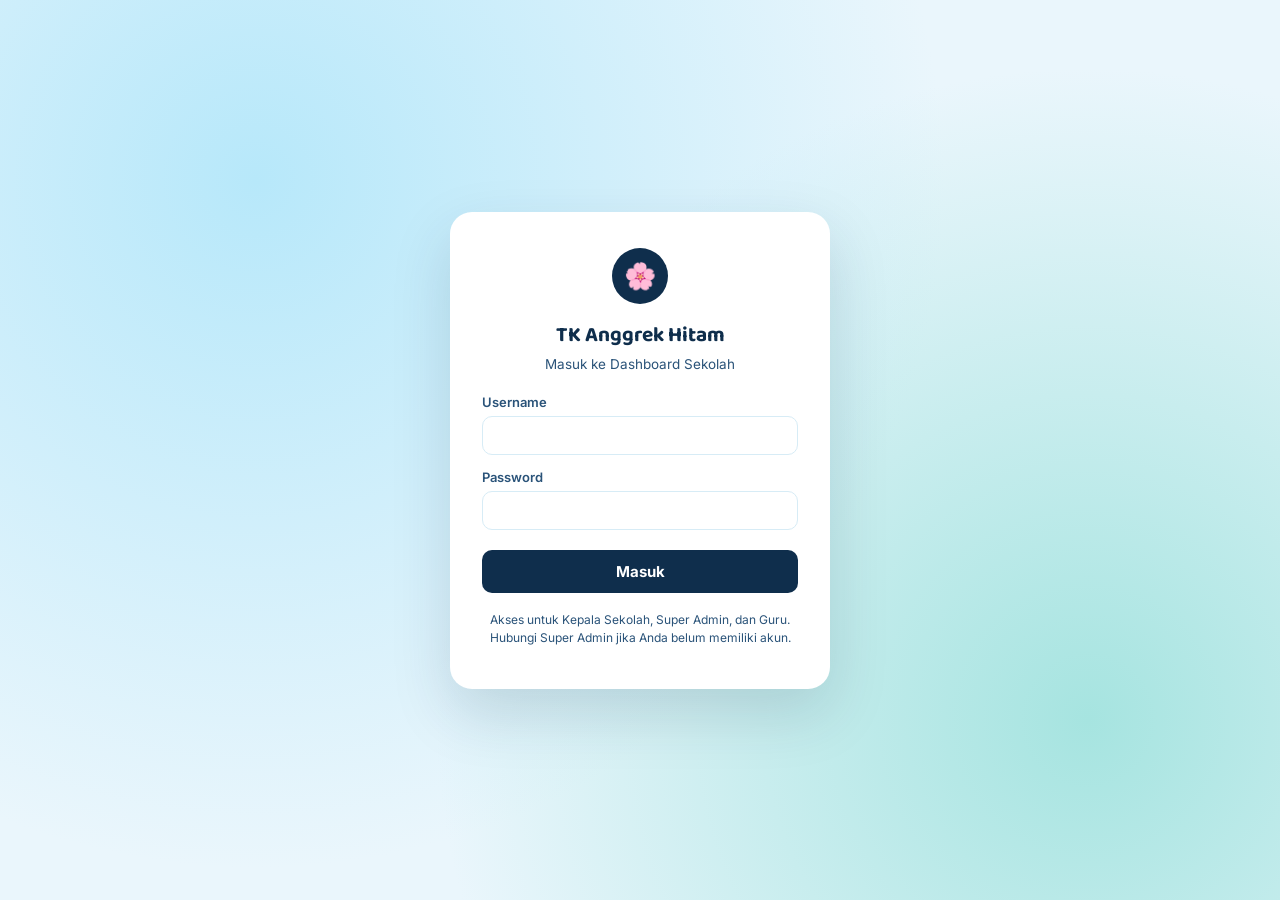
<file: index.html>
<!DOCTYPE html>
<html lang="id">
<head>
<meta charset="UTF-8">
<meta name="viewport" content="width=device-width, initial-scale=1.0">
<title>Masuk — TK Anggrek Hitam</title>
<link rel="stylesheet" href="css/style.css">
</head>
<body>
  <div class="login-wrap">
    <div class="login-card">
      <div class="logo-mark">🌸</div>
      <h1>TK Anggrek Hitam</h1>
      <p class="sub">Masuk ke Dashboard Sekolah</p>

      <div id="loginError" class="login-error"></div>

      <form id="loginForm">
        <div class="field">
          <label for="username">Username</label>
          <input type="text" id="username" autocomplete="username" required>
        </div>
        <div class="field">
          <label for="password">Password</label>
          <input type="password" id="password" autocomplete="current-password" required>
        </div>
        <button type="submit" class="btn btn-primary" id="loginBtn">Masuk</button>
      </form>

      <p class="demo-note">
        Akses untuk Kepala Sekolah, Super Admin, dan Guru.<br>
        Hubungi Super Admin jika Anda belum memiliki akun.
      </p>
    </div>
  </div>

  <script src="js/config.js"></script>
  <script src="js/auth.js"></script>
  <script src="js/api.js"></script>
  <script>
    // Jika sudah login, langsung ke dashboard
    if (getSession()) {
      window.location.href = "dashboard.html";
    }

    const form = document.getElementById("loginForm");
    const errorBox = document.getElementById("loginError");
    const btn = document.getElementById("loginBtn");

    form.addEventListener("submit", async (e) => {
      e.preventDefault();
      errorBox.classList.remove("show");
      const username = document.getElementById("username").value.trim();
      const password = document.getElementById("password").value;

      btn.disabled = true;
      btn.textContent = "Memproses...";
      try {
        const result = await apiCall("login", { username, password });
        saveSession({
          token: result.token,
          username: result.username,
          nama: result.nama,
          role: result.role
        });
        window.location.href = "dashboard.html";
      } catch (err) {
        errorBox.textContent = err.message;
        errorBox.classList.add("show");
      } finally {
        btn.disabled = false;
        btn.textContent = "Masuk";
      }
    });
  </script>
</body>
</html>
</file>
<file: css/style.css>
@import url('https://fonts.googleapis.com/css2?family=Baloo+2:wght@500;600;700;800&family=Inter:wght@400;500;600;700&display=swap');

:root{
  --bg: #EAF6FC;
  --sidebar-top: #8FDCF7;
  --sidebar-bottom: #63C5EC;
  --topbar: #8FDCF7;
  --card-blue: #C6EEFB;
  --card-blue-hover: #B4E7F9;
  --navy: #0F2E4C;
  --navy-soft: #2A5379;
  --teal: #3FC7B8;
  --teal-dark: #279488;
  --danger: #E6614F;
  --white: #FFFFFF;
  --border: #D7ECF6;
  --shadow: 0 6px 18px rgba(15,46,76,.08);
  --radius: 16px;
}

*{box-sizing:border-box;}
html,body{margin:0;padding:0;}
body{
  font-family:'Inter',sans-serif;
  background:var(--bg);
  color:var(--navy);
  min-height:100vh;
}
h1,h2,h3,h4,.brand-name{font-family:'Baloo 2',sans-serif;}
a{text-decoration:none;color:inherit;}
button{font-family:'Inter',sans-serif;cursor:pointer;}

/* ---------- App shell ---------- */
.app{
  display:grid;
  grid-template-columns:250px 1fr;
  grid-template-rows:72px 1fr;
  grid-template-areas:
    "sidebar topbar"
    "sidebar main";
  min-height:100vh;
}

/* ---------- Topbar ---------- */
.topbar{
  grid-area:topbar;
  background:var(--topbar);
  display:flex;
  align-items:center;
  justify-content:space-between;
  padding:0 28px;
  gap:20px;
  position:sticky;
  top:0;
  z-index:5;
}
.search-box{
  flex:1;
  max-width:420px;
  display:flex;
  align-items:center;
  gap:8px;
  background:rgba(255,255,255,.55);
  border-radius:999px;
  padding:9px 16px;
  color:var(--navy-soft);
}
.search-box input{
  border:none;background:transparent;outline:none;
  font-size:14px;color:var(--navy);width:100%;
}
.topbar-right{display:flex;align-items:center;gap:22px;color:var(--navy);font-weight:600;font-size:14px;white-space:nowrap;}
.topbar-right .notif{display:flex;align-items:center;gap:8px;}
.user-chip{display:flex;align-items:center;gap:10px;}
.avatar-circle{
  width:34px;height:34px;border-radius:50%;
  background:rgba(255,255,255,.7);
  display:flex;align-items:center;justify-content:center;
  font-weight:700;color:var(--navy-soft);
}
.role-pill{
  font-size:11px;font-weight:700;
  background:rgba(255,255,255,.6);
  padding:3px 10px;border-radius:999px;
  color:var(--navy-soft);
}

/* ---------- Sidebar ---------- */
.sidebar{
  grid-area:sidebar;
  background:linear-gradient(180deg,var(--sidebar-top),var(--sidebar-bottom));
  color:var(--navy);
  padding:20px 16px 24px;
  position:relative;
  overflow:hidden;
  display:flex;
  flex-direction:column;
}
.brand{
  display:flex;align-items:center;gap:10px;
  padding:8px 8px 22px;
  font-size:19px;font-weight:800;line-height:1.15;
}
.brand .logo-mark{
  width:38px;height:38px;flex:none;
  background:var(--navy);
  border-radius:50%;
  display:flex;align-items:center;justify-content:center;
  font-size:18px;
}
nav.menu{display:flex;flex-direction:column;gap:6px;z-index:2;}
nav.menu a{
  display:flex;align-items:center;gap:12px;
  padding:11px 14px;border-radius:12px;
  font-weight:600;font-size:14.5px;
  color:var(--navy-soft);
  transition:background .15s ease,color .15s ease;
}
nav.menu a svg{flex:none;}
nav.menu a:hover{background:rgba(255,255,255,.35);}
nav.menu a.active{background:var(--white);color:var(--navy);box-shadow:var(--shadow);}
.sidebar-footer{
  margin-top:auto;z-index:2;
  display:flex;flex-direction:column;gap:6px;
}
.logout-btn{
  display:flex;align-items:center;gap:12px;
  padding:11px 14px;border-radius:12px;
  font-weight:600;font-size:14.5px;
  color:var(--navy-soft);background:transparent;border:none;
  text-align:left;width:100%;
}
.logout-btn:hover{background:rgba(255,255,255,.35);}

/* decorative doodles */
.doodle{position:absolute;opacity:.35;z-index:1;}

/* ---------- Main ---------- */
main.content{
  grid-area:main;
  padding:32px 34px 50px;
}
.page-title{font-size:28px;font-weight:800;margin:0 0 22px;color:var(--navy);}

/* ---------- Stat cards ---------- */
.stat-grid{
  display:grid;
  grid-template-columns:repeat(4,1fr);
  gap:20px;
  margin-bottom:26px;
}
.stat-card{
  background:var(--card-blue);
  border-radius:var(--radius);
  padding:20px 20px;
  display:flex;flex-direction:column;gap:14px;
}
.stat-card .label{font-size:14px;font-weight:600;color:var(--navy-soft);}
.stat-card .value-row{display:flex;align-items:center;justify-content:space-between;}
.stat-card .value{font-size:30px;font-weight:800;color:var(--navy);}
.stat-card .icon-wrap{
  width:46px;height:46px;border-radius:50%;
  background:var(--navy);color:var(--white);
  display:flex;align-items:center;justify-content:center;flex:none;
}

/* ---------- Panels / cards ---------- */
.panel{
  background:var(--card-blue);
  border-radius:var(--radius);
  padding:22px 22px 26px;
}
.panel h3{margin:0 0 16px;font-size:18px;color:var(--navy);}
.panel-white{background:var(--white);box-shadow:var(--shadow);}

.dash-grid{display:grid;grid-template-columns:1fr 1fr;gap:20px;margin-bottom:22px;}
.event-list{display:flex;gap:14px;flex-wrap:wrap;}
.event-chip{
  background:var(--white);
  border-radius:12px;
  padding:12px 16px;
  min-width:150px;
  box-shadow:var(--shadow);
}
.event-chip .date{font-weight:700;color:var(--teal-dark);font-size:13px;}
.event-chip .title{font-weight:600;font-size:14px;margin-top:2px;}

/* ---------- Toolbar / table ---------- */
.toolbar{display:flex;align-items:center;justify-content:space-between;gap:14px;margin-bottom:16px;flex-wrap:wrap;}
.toolbar .search-box{background:var(--white);box-shadow:var(--shadow);max-width:320px;}
.btn{
  border:none;border-radius:10px;padding:10px 18px;
  font-weight:700;font-size:14px;
  display:inline-flex;align-items:center;gap:8px;
}
.btn-primary{background:var(--navy);color:var(--white);}
.btn-primary:hover{background:var(--navy-soft);}
.btn-teal{background:var(--teal);color:var(--white);}
.btn-teal:hover{background:var(--teal-dark);}
.btn-ghost{background:var(--white);color:var(--navy);box-shadow:var(--shadow);}
.btn-danger{background:var(--danger);color:var(--white);}
.btn-sm{padding:6px 12px;font-size:12.5px;border-radius:8px;}
.field-select-inline{
  padding:9px 14px;border-radius:999px;border:1.5px solid var(--border);
  background:var(--white);font-size:14px;color:var(--navy);
  box-shadow:var(--shadow);outline:none;
}

table{width:100%;border-collapse:collapse;font-size:14px;}
thead th{
  text-align:left;font-size:12.5px;letter-spacing:.02em;
  color:var(--navy-soft);text-transform:uppercase;
  padding:12px 14px;border-bottom:2px solid var(--border);
}
tbody td{padding:13px 14px;border-bottom:1px solid var(--border);color:var(--navy);}
tbody tr:hover{background:#F4FBFE;}
.badge{padding:4px 10px;border-radius:999px;font-size:12px;font-weight:700;}
.badge-aktif{background:#DEF7EE;color:var(--teal-dark);}
.badge-nonaktif{background:#FBE4E1;color:var(--danger);}
.row-actions{display:flex;gap:8px;}
.icon-btn{
  width:32px;height:32px;border-radius:8px;border:none;
  background:var(--bg);display:flex;align-items:center;justify-content:center;
}
.icon-btn:hover{background:var(--border);}
.empty-state{padding:40px 10px;text-align:center;color:var(--navy-soft);}

/* ---------- Modal ---------- */
.modal-overlay{
  position:fixed;inset:0;background:rgba(15,46,76,.45);
  display:none;align-items:center;justify-content:center;z-index:50;padding:20px;
}
.modal-overlay.open{display:flex;}
.modal{
  background:var(--white);border-radius:18px;
  width:100%;max-width:460px;
  padding:26px 26px 22px;
  box-shadow:0 20px 50px rgba(15,46,76,.25);
}
.modal h3{margin:0 0 18px;font-size:19px;}
.field{margin-bottom:14px;display:flex;flex-direction:column;gap:6px;}
.field label{font-size:13px;font-weight:600;color:var(--navy-soft);}
.field input,.field select{
  padding:10px 12px;border-radius:10px;border:1.5px solid var(--border);
  font-size:14px;font-family:'Inter',sans-serif;outline:none;color:var(--navy);
}
.field input:focus,.field select:focus{border-color:var(--teal);}
.modal-actions{display:flex;justify-content:flex-end;gap:10px;margin-top:18px;}

/* ---------- Modal lebar & form bersekat (Siswa) ---------- */
.modal-wide{max-width:820px;max-height:88vh;overflow-y:auto;}
.form-section{margin-bottom:6px;}
.form-section h4{
  margin:18px 0 10px;padding-bottom:6px;font-size:14px;color:var(--teal-dark);
  border-bottom:2px solid var(--border);
}
.form-section:first-child h4{margin-top:0;}
.form-grid{display:grid;grid-template-columns:1fr 1fr;gap:12px 16px;}
.form-grid .field{margin-bottom:0;}
@media(max-width:620px){.form-grid{grid-template-columns:1fr;}}

.detail-section{margin-bottom:16px;}
.detail-section h4{
  margin:0 0 8px;font-size:13.5px;color:var(--teal-dark);
  border-bottom:2px solid var(--border);padding-bottom:6px;
}
.detail-row{display:flex;gap:10px;padding:5px 0;font-size:13.5px;border-bottom:1px dashed var(--border);}
.detail-row .detail-label{flex:0 0 45%;color:var(--navy-soft);font-weight:600;}
.detail-row .detail-value{flex:1;color:var(--navy);word-break:break-word;}

/* ---------- Login page ---------- */
.login-wrap{
  min-height:100vh;display:flex;align-items:center;justify-content:center;
  background:radial-gradient(circle at 20% 20%,#B7E8FA,transparent 55%),
             radial-gradient(circle at 85% 80%,#A6E4E0,transparent 50%),var(--bg);
  padding:20px;
}
.login-card{
  background:var(--white);border-radius:22px;box-shadow:0 24px 60px rgba(15,46,76,.15);
  width:100%;max-width:380px;padding:36px 32px 30px;text-align:center;
}
.login-card .logo-mark{
  width:56px;height:56px;border-radius:50%;background:var(--navy);
  display:flex;align-items:center;justify-content:center;margin:0 auto 14px;font-size:26px;
}
.login-card h1{font-size:21px;margin:0 0 4px;}
.login-card p.sub{color:var(--navy-soft);font-size:13.5px;margin:0 0 22px;}
.login-card .field{text-align:left;}
.login-error{
  background:#FBE4E1;color:var(--danger);font-size:13px;font-weight:600;
  padding:9px 12px;border-radius:10px;margin-bottom:14px;display:none;
}
.login-error.show{display:block;}
.login-card .btn-primary{width:100%;justify-content:center;padding:12px;margin-top:6px;font-size:15px;}
.demo-note{margin-top:18px;font-size:12px;color:var(--navy-soft);line-height:1.5;}

/* ---------- Print (Laporan) ---------- */
.print-header{margin-bottom:18px;}
.print-header h2{margin:0 0 4px;}
.print-header p{margin:0;color:var(--navy-soft);font-size:13px;}
@media print{
  .no-print{display:none !important;}
  .app{display:block;}
  main.content{padding:0;}
  body{background:#fff;}
  .print-header{display:block !important;}
  .panel{background:#fff;border:1px solid var(--border);break-inside:avoid;}
  .stat-card{background:#fff;border:1px solid var(--border);}
}

/* ---------- Responsive ---------- */
@media(max-width:980px){
  .app{grid-template-columns:76px 1fr;}
  .brand span.brand-text,nav.menu a span.label,.logout-btn span.label{display:none;}
  .stat-grid{grid-template-columns:repeat(2,1fr);}
  .dash-grid{grid-template-columns:1fr;}
}
@media(max-width:620px){
  .stat-grid{grid-template-columns:1fr;}
  main.content{padding:22px 16px 40px;}
  .topbar{padding:0 16px;}
  .search-box{display:none;}
}
</file>
